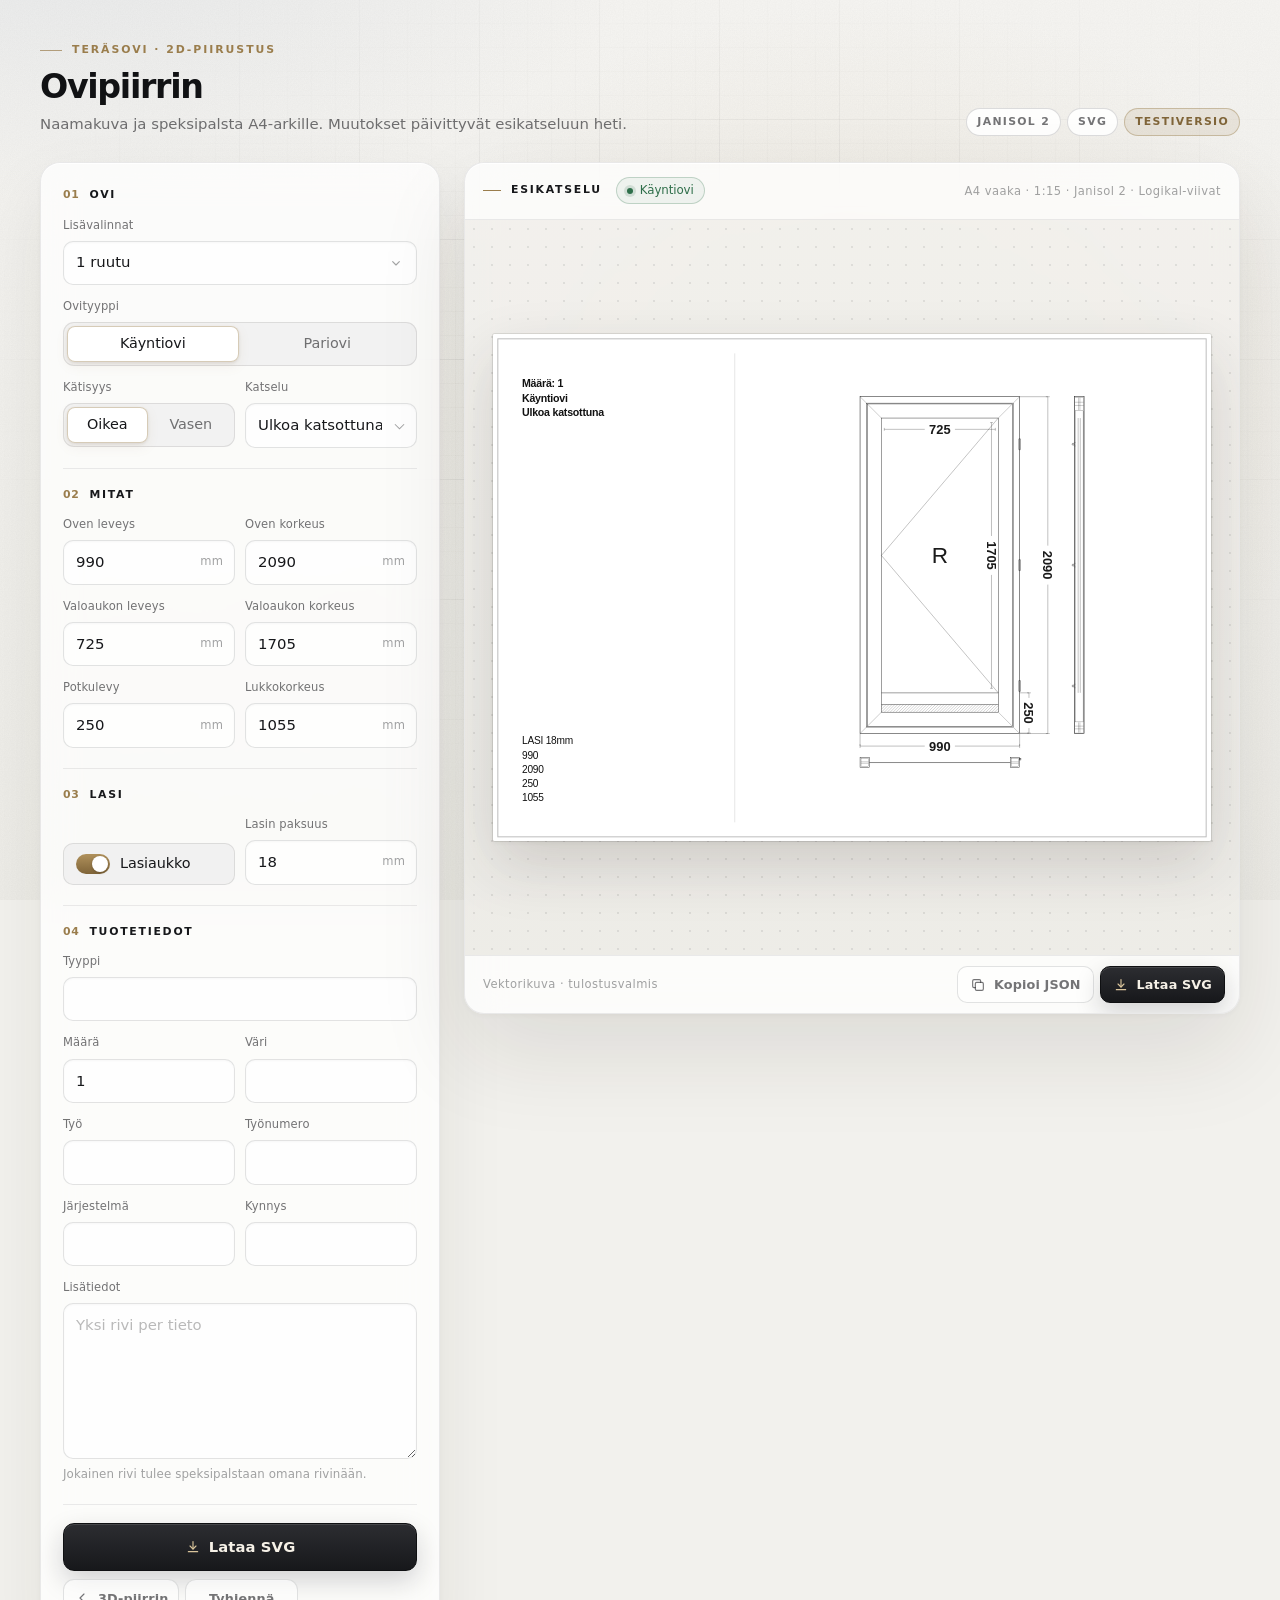
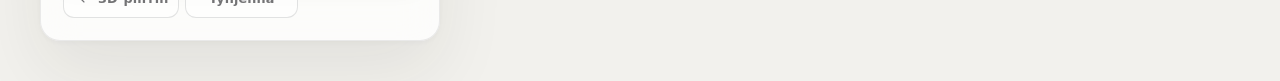
<file: index.html>
<!DOCTYPE html>
<html lang="fi">
<head>
    <meta charset="UTF-8">
    <meta name="viewport" content="width=device-width, initial-scale=1.0">
    <meta name="description" content="Ovipiirrin: käyntioven naamakuva ja speksipalsta SVG:nä.">
    <title>Ovipiirrin</title>
    <link rel="stylesheet" href="styles.css?v=10">
</head>
<body>
    <a href="#drawerScreen" class="skip-link">Siirry sisältöön</a>
    <div class="tausta" aria-hidden="true"></div>

    <main id="drawerScreen">
        <header class="otsake">
            <div>
                <span class="kicker">Teräsovi · 2D-piirustus</span>
                <h1>Ovipiirrin</h1>
                <p>Naamakuva ja speksipalsta A4-arkille. Muutokset päivittyvät esikatseluun heti.</p>
            </div>
            <div class="otsake-merkit">
                <span class="merkki">Janisol 2</span>
                <span class="merkki">SVG</span>
                <span class="merkki merkki-heikko">testiversio</span>
            </div>
        </header>

        <div class="studio">
            <form class="paneeli" id="syotteet" autocomplete="off" onsubmit="return false;">
                <section class="osio">
                    <h2><span>01</span>Ovi</h2>
                    <div class="tyyppi-kentta lisavalinnat" data-valikko>
                        <span class="tyyppi-otsikko" id="lisavalinnatOtsikko">Lisävalinnat</span>
                        <button type="button" class="valinta-nappi" aria-haspopup="true" aria-expanded="false" aria-controls="lisavalinnatValikko" aria-labelledby="lisavalinnatOtsikko lisavalinnatArvo">
                            <span id="lisavalinnatArvo" data-valikko-arvo>1 ruutu</span>
                            <svg viewBox="0 0 24 24" aria-hidden="true"><path d="M7 10l5 5 5-5"/></svg>
                        </button>
                        <div class="valinta-valikko" id="lisavalinnatValikko" role="radiogroup" aria-label="Ruutuja per ovilehti" data-select="ruutujaInput" hidden>
                            <label class="tyyppi-nappi"><input type="radio" name="ruutujaSeg" value="1"><span>1 ruutu</span></label>
                            <label class="tyyppi-nappi"><input type="radio" name="ruutujaSeg" value="2"><span>2 ruutua</span></label>
                            <label class="tyyppi-nappi"><input type="radio" name="ruutujaSeg" value="3"><span>3 ruutua</span></label>
                            <label class="tyyppi-nappi"><input type="radio" name="ruutujaSeg" value="4"><span>4 ruutua</span></label>
                        </div>
                        <select class="piilo" id="ruutujaInput" tabindex="-1" aria-hidden="true">
                            <option value="1">1 ruutu</option>
                            <option value="2">2 ruutua</option>
                            <option value="3">3 ruutua</option>
                            <option value="4">4 ruutua</option>
                        </select>
                    </div>
                    <div class="tyyppi-kentta">
                        <span class="tyyppi-otsikko" id="ovityyppiOtsikko">Ovityyppi</span>
                        <div class="tyyppi-valinta" role="radiogroup" aria-labelledby="ovityyppiOtsikko" data-select="ovityyppiInput">
                            <label class="tyyppi-nappi">
                                <input type="radio" name="ovityyppiSeg" value="kayntiovi">
                                <span>Käyntiovi</span>
                            </label>
                            <label class="tyyppi-nappi">
                                <input type="radio" name="ovityyppiSeg" value="pariovi">
                                <span>Pariovi</span>
                            </label>
                        </div>
                        <select class="piilo" id="ovityyppiInput" tabindex="-1" aria-hidden="true">
                            <option value="kayntiovi">Käyntiovi</option>
                            <option value="pariovi">Pariovi</option>
                        </select>
                    </div>
                    <div class="ruudukko">
                        <div class="tyyppi-kentta">
                            <span class="tyyppi-otsikko" id="saranapuoliOtsikko">Kätisyys</span>
                            <div class="tyyppi-valinta" role="radiogroup" aria-labelledby="saranapuoliOtsikko" data-select="saranapuoliInput">
                                <label class="tyyppi-nappi">
                                    <input type="radio" name="saranapuoliSeg" value="oikea">
                                    <span>Oikea</span>
                                </label>
                                <label class="tyyppi-nappi">
                                    <input type="radio" name="saranapuoliSeg" value="vasen">
                                    <span>Vasen</span>
                                </label>
                            </div>
                            <select class="piilo" id="saranapuoliInput" tabindex="-1" aria-hidden="true">
                                <option value="oikea">Oikea</option>
                                <option value="vasen">Vasen</option>
                            </select>
                        </div>
                        <label class="kentta">Katselu
                            <span class="valikko">
                                <select id="katseluInput">
                                    <option value="ulkoa">Ulkoa katsottuna</option>
                                </select>
                            </span>
                        </label>
                    </div>
                </section>

                <section class="osio">
                    <h2><span>02</span>Mitat</h2>
                    <div class="ruudukko">
                        <label class="kentta">Oven leveys<span class="mm"><input id="leveysInput" type="number" min="500" max="3000" step="1"></span></label>
                        <label class="kentta">Oven korkeus<span class="mm"><input id="korkeusInput" type="number" min="800" max="3000" step="1"></span></label>
                        <label class="kentta">Valoaukon leveys<span class="mm"><input id="valoLeveysInput" type="number" min="80" max="2500" step="1"></span></label>
                        <label class="kentta" id="valoKorkeusLabel">Valoaukon korkeus<span class="mm"><input id="valoKorkeusInput" type="number" min="80" max="2800" step="1"></span></label>
                        <label class="kentta" id="ruutu1Label" hidden><span id="ruutu1Nimi">Ylempi ruutu</span><span class="mm"><input id="ruutu1Input" type="number" min="80" step="1"></span></label>
                        <label class="kentta" id="ruutu2Label" hidden><span id="ruutu2Nimi">Alempi ruutu</span><span class="mm"><input id="ruutu2Input" type="number" min="80" step="1"></span></label>
                        <label class="kentta" id="ruutu3Label" hidden><span id="ruutu3Nimi">3. ruutu</span><span class="mm"><input id="ruutu3Input" type="number" min="80" step="1"></span></label>
                        <label class="kentta" id="ruutu4Label" hidden><span id="ruutu4Nimi">Alin ruutu</span><span class="mm"><input id="ruutu4Input" type="number" min="80" step="1"></span></label>
                        <div class="kentta-laatikko levea" id="lisaValoCol" style="display:none;">
                            <label class="kentta">Lisäoven valoaukko<span class="mm"><input id="lisaValoInput" type="number" min="80" max="2000" step="1"></span></label>
                        </div>
                        <label class="kentta">Potkulevy<span class="mm"><input id="potkulevyInput" type="number" min="0" step="1"></span></label>
                        <label class="kentta">Lukkokorkeus<span class="mm"><input id="lukkoInput" type="number" min="1" step="1"></span></label>
                    </div>
                </section>

                <section class="osio">
                    <h2><span>03</span>Lasi</h2>
                    <div class="ruudukko ruudukko-keski">
                        <label class="kytkin" for="lasiInput">
                            <input type="checkbox" id="lasiInput" role="switch" checked>
                            <span class="kytkin-rata" aria-hidden="true"></span>
                            <span class="kytkin-teksti">Lasiaukko</span>
                        </label>
                        <label class="kentta">Lasin paksuus<span class="mm"><input id="lasiPaksuusInput" type="number" min="0" step="1"></span></label>
                    </div>
                </section>

                <section class="osio">
                    <h2><span>04</span>Tuotetiedot</h2>
                    <div class="ruudukko">
                        <label class="kentta levea">Tyyppi<input id="tyyppiInput" type="text" spellcheck="false"></label>
                        <label class="kentta">Määrä<input id="maaraInput" type="number" min="1" step="1"></label>
                        <label class="kentta">Väri<input id="variInput" type="text" spellcheck="false"></label>
                        <label class="kentta">Työ<input id="tyoInput" type="text" spellcheck="false"></label>
                        <label class="kentta">Työnumero<input id="tyonumeroInput" type="text" spellcheck="false"></label>
                        <input id="ikkunaYlaInput" type="hidden">
                        <input id="ikkunaVasenInput" type="hidden">
                        <input id="ikkunaOikeaInput" type="hidden">
                        <label class="kentta">Järjestelmä<input id="jarjestelmaInput" type="text" spellcheck="false"></label>
                        <label class="kentta">Kynnys<input id="kynnysInput" type="text" spellcheck="false"></label>
                        <label class="kentta levea">Lisätiedot
                            <textarea id="lisatInput" rows="6" spellcheck="false" placeholder="Yksi rivi per tieto"></textarea>
                            <span class="vihje">Jokainen rivi tulee speksipalstaan omana rivinään.</span>
                        </label>
                    </div>
                </section>

                <div id="drawerError" class="virhe" role="alert" style="display:none;"></div>

                <div class="toiminnot">
                    <button type="button" class="nappi-paa" id="downloadBtn">
                        <svg viewBox="0 0 24 24" aria-hidden="true"><path d="M12 4v11"/><path d="M7.5 10.5 12 15l4.5-4.5"/><path d="M5 19h14"/></svg>
                        Lataa SVG
                    </button>
                    <div class="toiminnot-rivi">
                        <button type="button" class="nappi-haamu" id="back3dBtn">
                            <svg viewBox="0 0 24 24" aria-hidden="true"><path d="M15 6l-6 6 6 6"/></svg>
                            3D-piirrin
                        </button>
                        <button type="button" class="nappi-haamu" id="clearBtn">Tyhjennä</button>
                    </div>
                </div>
            </form>

            <section class="kehys" id="previewCard" aria-label="Esikatselu">
                <div class="kehys-palkki">
                    <div class="kehys-otsikko">
                        <span class="tieto">Esikatselu</span>
                        <span id="previewStatus" class="preview-status"></span>
                    </div>
                    <span class="kehys-vihje" id="arkkiVihje">A4 vaaka · 1:15 · Janisol 2 · Logikal-viivat</span>
                </div>
                <div id="previewHost" class="preview-host" aria-label="Oven naamakuva"></div>
                <div class="kehys-palkki kehys-ala">
                    <span class="kehys-vihje">Vektorikuva · tulostusvalmis</span>
                    <div class="kehys-napit">
                        <button type="button" class="nappi-haamu nappi-pieni" id="copyJsonBtn">
                            <svg viewBox="0 0 24 24" aria-hidden="true"><rect x="8" y="8" width="12" height="12" rx="2"/><path d="M16 8V6a2 2 0 0 0-2-2H6a2 2 0 0 0-2 2v8a2 2 0 0 0 2 2h2"/></svg>
                            Kopioi JSON
                        </button>
                        <button type="button" class="nappi-paa nappi-pieni" id="downloadBtn2">
                            <svg viewBox="0 0 24 24" aria-hidden="true"><path d="M12 4v11"/><path d="M7.5 10.5 12 15l4.5-4.5"/><path d="M5 19h14"/></svg>
                            Lataa SVG
                        </button>
                    </div>
                </div>
            </section>
        </div>
    </main>

    <script src="ui.js?v=2"></script>
    <script src="door-spec.js?v=29"></script>
    <script src="door-layout.js?v=29"></script>
    <script src="door-draw.js?v=31"></script>
    <script src="sheet-draw.js?v=30"></script>
    <script src="app.js?v=30"></script>
</body>
</html>
</file>
<file: styles.css>
:root {
    --tausta: #f2f1ed;
    --paneeli: rgba(255, 255, 255, 0.74);
    --pinta: rgba(255, 255, 255, 0.9);
    --viiva: rgba(22, 24, 28, 0.08);
    --viiva-vahva: rgba(22, 24, 28, 0.15);
    --teksti: #17181b;
    --teksti-2: rgba(23, 24, 27, 0.6);
    --teksti-3: rgba(23, 24, 27, 0.4);
    --aksentti: #9a7d4c;
    --aksentti-vahva: #7f6438;
    --aksentti-heikko: rgba(154, 125, 76, 0.12);
    --aksentti-reuna: rgba(154, 125, 76, 0.4);
    --ok: #2f6f4a;
    --virhe: #a2392c;
    color: var(--teksti);
    background: var(--tausta);
    font-family: "Segoe UI Variable Text", "Segoe UI Variable", "Segoe UI", system-ui, -apple-system, sans-serif;
    color-scheme: light;
}

* {
    box-sizing: border-box;
}

body {
    margin: 0;
    min-height: 100vh;
    background: var(--tausta);
    letter-spacing: -0.006em;
    line-height: 1.5;
    -webkit-font-smoothing: antialiased;
}

[hidden] {
    display: none !important;
}

/* Tausta: tekninen ruudukko, hehku ja kohina */

.tausta {
    position: fixed;
    inset: 0;
    z-index: 0;
    pointer-events: none;
    background:
        radial-gradient(ellipse 55% 60% at 68% 42%, rgba(205, 180, 135, 0.16), transparent 70%),
        radial-gradient(ellipse 70% 50% at 6% -10%, rgba(140, 156, 182, 0.14), transparent 65%),
        linear-gradient(180deg, #f6f5f2 0%, #efeee9 100%);
}

.tausta::before {
    content: "";
    position: absolute;
    inset: 0;
    background-image:
        linear-gradient(rgba(22, 24, 28, 0.055) 1px, transparent 1px),
        linear-gradient(90deg, rgba(22, 24, 28, 0.055) 1px, transparent 1px),
        linear-gradient(rgba(22, 24, 28, 0.022) 1px, transparent 1px),
        linear-gradient(90deg, rgba(22, 24, 28, 0.022) 1px, transparent 1px);
    background-size: 120px 120px, 120px 120px, 24px 24px, 24px 24px;
    background-position: -1px -1px;
    -webkit-mask-image: radial-gradient(ellipse 75% 70% at 55% 40%, #000 10%, transparent 80%);
    mask-image: radial-gradient(ellipse 75% 70% at 55% 40%, #000 10%, transparent 80%);
}

.tausta::after {
    content: "";
    position: absolute;
    inset: 0;
    opacity: 0.05;
    background-image: url("data:image/svg+xml,%3Csvg xmlns='http://www.w3.org/2000/svg' width='180' height='180'%3E%3Cfilter id='n'%3E%3CfeTurbulence type='fractalNoise' baseFrequency='0.85' numOctaves='2' stitchTiles='stitch'/%3E%3CfeColorMatrix values='0 0 0 0 0 0 0 0 0 0 0 0 0 0 0 0 0 0 0.6 0'/%3E%3C/filter%3E%3Crect width='100%25' height='100%25' filter='url(%23n)'/%3E%3C/svg%3E");
}

.skip-link {
    position: absolute;
    left: -9999px;
    top: auto;
    z-index: 10000;
}

.skip-link:focus {
    left: 16px;
    top: 16px;
    padding: 10px 18px;
    border-radius: 10px;
    background: var(--teksti);
    color: #fff;
    font-weight: 600;
    text-decoration: none;
}

/* Sivu ja otsikko */

main {
    position: relative;
    z-index: 1;
    max-width: 1640px;
    margin: 0 auto;
    padding: 34px 40px 40px;
}

.otsake {
    display: flex;
    align-items: flex-end;
    justify-content: space-between;
    gap: 24px;
    margin-bottom: 26px;
}

.kicker {
    display: inline-flex;
    align-items: center;
    gap: 10px;
    margin-bottom: 10px;
    font-size: 0.68rem;
    font-weight: 600;
    letter-spacing: 0.18em;
    text-transform: uppercase;
    color: var(--aksentti);
}

.kicker::before {
    content: "";
    width: 22px;
    height: 1px;
    background: currentColor;
    opacity: 0.7;
}

h1 {
    margin: 0 0 8px;
    font-size: clamp(1.8rem, 2.6vw, 2.35rem);
    font-weight: 600;
    letter-spacing: -0.04em;
    line-height: 1.1;
    color: #111214;
}

.otsake p {
    margin: 0;
    max-width: 38rem;
    color: var(--teksti-2);
    font-size: 0.93rem;
    line-height: 1.55;
    letter-spacing: 0;
}

.otsake-merkit {
    display: flex;
    flex-wrap: wrap;
    gap: 6px;
}

.merkki {
    padding: 5px 10px;
    border-radius: 999px;
    border: 1px solid var(--viiva-vahva);
    background: var(--pinta);
    font-size: 0.68rem;
    font-weight: 600;
    letter-spacing: 0.12em;
    text-transform: uppercase;
    color: var(--teksti-2);
}

.merkki-heikko {
    border-color: var(--aksentti-reuna);
    background: var(--aksentti-heikko);
    color: var(--aksentti-vahva);
}

/* Studioasettelu */

.studio {
    display: grid;
    grid-template-columns: minmax(340px, 400px) minmax(0, 1fr);
    gap: 24px;
    align-items: start;
}

.paneeli {
    display: flex;
    flex-direction: column;
    margin: 0;
    padding: 6px 22px 22px;
    border-radius: 20px;
    background: var(--paneeli);
    border: 1px solid var(--viiva);
    -webkit-backdrop-filter: blur(18px) saturate(1.2);
    backdrop-filter: blur(18px) saturate(1.2);
    box-shadow:
        0 30px 70px rgba(40, 34, 22, 0.08),
        0 2px 6px rgba(40, 34, 22, 0.04),
        inset 0 1px 0 rgba(255, 255, 255, 0.9);
}

.osio {
    display: flex;
    flex-direction: column;
    gap: 13px;
    padding: 18px 0 20px;
    border-bottom: 1px solid var(--viiva);
}

.osio h2 {
    display: flex;
    align-items: baseline;
    gap: 10px;
    margin: 0;
    font-size: 0.68rem;
    font-weight: 600;
    letter-spacing: 0.16em;
    text-transform: uppercase;
    color: var(--teksti);
}

.osio h2 span {
    font-variant-numeric: tabular-nums;
    color: var(--aksentti);
    letter-spacing: 0.06em;
}

.ruudukko {
    display: grid;
    grid-template-columns: 1fr 1fr;
    gap: 13px 10px;
}

.ruudukko-keski {
    align-items: end;
}

.levea {
    grid-column: span 2;
}

/* Kentät */

.kentta,
.tyyppi-kentta {
    display: flex;
    flex-direction: column;
    gap: 7px;
    min-width: 0;
}

.kentta,
.tyyppi-otsikko {
    font-size: 0.72rem;
    font-weight: 500;
    letter-spacing: 0.01em;
    color: var(--teksti-2);
}

input,
select,
textarea {
    width: 100%;
    margin: 0;
    font: inherit;
    font-size: 0.93rem;
    font-weight: 500;
    font-variant-numeric: tabular-nums;
    letter-spacing: 0;
    color: var(--teksti);
    padding: 10px 12px;
    border: 1px solid rgba(22, 24, 28, 0.12);
    border-radius: 10px;
    background: rgba(255, 255, 255, 0.7);
    box-shadow: inset 0 1px 2px rgba(22, 24, 28, 0.03);
    transition: border-color 0.15s ease, box-shadow 0.15s ease, background 0.15s ease;
}

textarea {
    min-height: 8.5rem;
    resize: vertical;
    line-height: 1.5;
}

input::placeholder,
textarea::placeholder {
    color: rgba(23, 24, 27, 0.3);
}

input:hover,
select:hover,
textarea:hover {
    border-color: rgba(22, 24, 28, 0.22);
    background: #fff;
}

input:focus,
select:focus,
textarea:focus {
    outline: none;
    border-color: var(--aksentti-reuna);
    box-shadow: 0 0 0 3px rgba(154, 125, 76, 0.14);
    background: #fff;
}

input[type="number"] {
    -moz-appearance: textfield;
    appearance: textfield;
}

input[type="number"]::-webkit-outer-spin-button,
input[type="number"]::-webkit-inner-spin-button {
    -webkit-appearance: none;
    margin: 0;
}

.mm {
    position: relative;
    display: block;
}

.mm input {
    padding-right: 40px;
}

.mm::after {
    content: "mm";
    position: absolute;
    right: 12px;
    top: 50%;
    transform: translateY(-50%);
    font-size: 0.72rem;
    color: var(--teksti-3);
    pointer-events: none;
}

.valikko {
    position: relative;
    display: block;
}

.valikko select {
    -webkit-appearance: none;
    appearance: none;
    padding-right: 34px;
    cursor: pointer;
}

.valikko::after {
    content: "";
    position: absolute;
    right: 14px;
    top: 50%;
    width: 6px;
    height: 6px;
    border-right: 1.5px solid var(--teksti-3);
    border-bottom: 1.5px solid var(--teksti-3);
    transform: translateY(-70%) rotate(45deg);
    pointer-events: none;
}

.lisavalinnat {
    position: relative;
}

.valinta-nappi {
    display: flex;
    align-items: center;
    justify-content: space-between;
    width: 100%;
    font: inherit;
    font-size: 0.93rem;
    font-weight: 500;
    letter-spacing: 0;
    color: var(--teksti);
    text-align: left;
    padding: 10px 12px;
    border: 1px solid rgba(22, 24, 28, 0.12);
    border-radius: 10px;
    background: rgba(255, 255, 255, 0.7);
    box-shadow: inset 0 1px 2px rgba(22, 24, 28, 0.03);
    cursor: pointer;
    transition: border-color 0.15s ease, box-shadow 0.15s ease, background 0.15s ease;
}

.valinta-nappi:hover {
    border-color: rgba(22, 24, 28, 0.22);
    background: #fff;
}

.valinta-nappi:focus-visible,
.valinta-nappi[aria-expanded="true"] {
    outline: none;
    border-color: var(--aksentti-reuna);
    box-shadow: 0 0 0 3px rgba(154, 125, 76, 0.14);
    background: #fff;
}

.valinta-nappi svg {
    width: 16px;
    height: 16px;
    fill: none;
    stroke: var(--teksti-3);
    stroke-width: 1.7;
    stroke-linecap: round;
    stroke-linejoin: round;
    transition: transform 0.15s ease;
}

.valinta-nappi[aria-expanded="true"] svg {
    transform: rotate(180deg);
}

.valinta-valikko {
    position: absolute;
    top: 100%;
    left: 0;
    right: 0;
    z-index: 20;
    display: grid;
    gap: 3px;
    margin-top: 6px;
    padding: 3px;
    border: 1px solid rgba(22, 24, 28, 0.1);
    border-radius: 11px;
    background: #faf9f6;
    box-shadow: 0 14px 34px rgba(23, 24, 27, 0.14);
}

.valinta-valikko .tyyppi-nappi span {
    text-align: left;
}

.vihje {
    font-size: 0.74rem;
    font-weight: 400;
    line-height: 1.45;
    color: var(--teksti-3);
}

.piilo {
    position: absolute;
    width: 1px;
    height: 1px;
    padding: 0;
    margin: -1px;
    overflow: hidden;
    clip: rect(0 0 0 0);
    border: 0;
    white-space: nowrap;
}

/* Segmenttinapit */

.tyyppi-valinta {
    display: grid;
    grid-template-columns: 1fr 1fr;
    gap: 3px;
    padding: 3px;
    border: 1px solid rgba(22, 24, 28, 0.1);
    border-radius: 11px;
    background: rgba(22, 24, 28, 0.035);
}

.tyyppi-nappi {
    position: relative;
    display: block;
    margin: 0;
    cursor: pointer;
}

.tyyppi-nappi input {
    position: absolute;
    opacity: 0;
    width: 1px;
    height: 1px;
    margin: 0;
    padding: 0;
    border: 0;
}

.tyyppi-nappi span {
    display: block;
    padding: 7px 10px;
    border-radius: 8px;
    text-align: center;
    font-size: 0.9rem;
    font-weight: 500;
    color: var(--teksti-2);
    transition: background 0.2s ease, color 0.2s ease, box-shadow 0.2s ease;
}

.tyyppi-nappi:hover span {
    color: var(--teksti);
}

.tyyppi-nappi input:checked + span {
    background: #fff;
    color: var(--teksti);
    box-shadow:
        inset 0 0 0 1px var(--aksentti-reuna),
        0 1px 3px rgba(40, 34, 22, 0.1),
        0 4px 12px rgba(154, 125, 76, 0.1);
}

.tyyppi-nappi input:focus-visible + span {
    outline: 2px solid var(--aksentti-reuna);
    outline-offset: 1px;
}

/* Kytkin */

.kytkin {
    position: relative;
    display: flex;
    align-items: center;
    gap: 10px;
    min-height: 42px;
    padding: 0 12px;
    border: 1px solid rgba(22, 24, 28, 0.1);
    border-radius: 10px;
    background: rgba(22, 24, 28, 0.035);
    font-size: 0.9rem;
    font-weight: 500;
    color: var(--teksti);
    cursor: pointer;
}

.kytkin input {
    position: absolute;
    opacity: 0;
    width: 1px;
    height: 1px;
    margin: 0;
    padding: 0;
}

.kytkin-rata {
    position: relative;
    flex: 0 0 34px;
    height: 20px;
    border-radius: 999px;
    background: rgba(22, 24, 28, 0.16);
    transition: background 0.2s ease;
}

.kytkin-rata::after {
    content: "";
    position: absolute;
    top: 2px;
    left: 2px;
    width: 16px;
    height: 16px;
    border-radius: 50%;
    background: #fff;
    box-shadow: 0 1px 3px rgba(0, 0, 0, 0.2);
    transition: transform 0.2s cubic-bezier(0.4, 0, 0.2, 1);
}

.kytkin input:checked + .kytkin-rata {
    background: linear-gradient(180deg, #b0915c 0%, var(--aksentti-vahva) 100%);
}

.kytkin input:checked + .kytkin-rata::after {
    transform: translateX(14px);
}

.kytkin input:focus-visible + .kytkin-rata {
    outline: 2px solid var(--aksentti-reuna);
    outline-offset: 2px;
}

/* Virhe ja toiminnot */

.virhe {
    margin: 16px 0 0;
    padding: 10px 12px;
    border-radius: 10px;
    color: #7a2a1f;
    background: rgba(214, 120, 96, 0.1);
    border: 1px solid rgba(180, 70, 50, 0.22);
    font-size: 0.84rem;
    line-height: 1.4;
}

.toiminnot {
    display: flex;
    flex-direction: column;
    gap: 8px;
    margin-top: 18px;
}

.toiminnot-rivi {
    display: grid;
    grid-template-columns: repeat(3, 1fr);
    gap: 6px;
}

.nappi-paa,
.nappi-haamu {
    display: inline-flex;
    align-items: center;
    justify-content: center;
    gap: 8px;
    font: inherit;
    font-weight: 600;
    letter-spacing: 0.01em;
    border-radius: 11px;
    cursor: pointer;
    white-space: nowrap;
    transition: filter 0.15s ease, transform 0.15s ease, border-color 0.15s ease, background 0.15s ease, color 0.15s ease;
}

.nappi-paa svg,
.nappi-haamu svg {
    width: 16px;
    height: 16px;
    flex: 0 0 auto;
    fill: none;
    stroke: currentColor;
    stroke-width: 1.7;
    stroke-linecap: round;
    stroke-linejoin: round;
}

.nappi-paa {
    padding: 12px 14px;
    font-size: 0.92rem;
    color: #f6f1e7;
    border: 1px solid #0f1012;
    background: linear-gradient(180deg, #2c2d31 0%, #17181b 100%);
    box-shadow:
        0 10px 26px rgba(23, 24, 27, 0.18),
        inset 0 1px 0 rgba(255, 255, 255, 0.12);
}

.nappi-paa svg {
    color: #d9c49b;
}

.nappi-paa:hover {
    filter: brightness(1.15);
}

.nappi-haamu {
    padding: 9px 10px;
    font-size: 0.8rem;
    color: var(--teksti-2);
    border: 1px solid rgba(22, 24, 28, 0.12);
    background: rgba(255, 255, 255, 0.6);
}

.nappi-haamu:hover {
    color: var(--teksti);
    border-color: rgba(22, 24, 28, 0.24);
    background: #fff;
}

.nappi-paa:active,
.nappi-haamu:active {
    transform: translateY(1px);
}

.nappi-paa:focus-visible,
.nappi-haamu:focus-visible {
    outline: 2px solid var(--aksentti-reuna);
    outline-offset: 2px;
}

.nappi-pieni {
    padding: 8px 12px;
    font-size: 0.8rem;
    border-radius: 10px;
}

/* Esikatselukehys */

.kehys {
    position: sticky;
    top: 24px;
    display: flex;
    flex-direction: column;
    height: calc(100vh - 48px);
    min-height: 520px;
    border-radius: 20px;
    overflow: hidden;
    background: var(--paneeli);
    border: 1px solid var(--viiva);
    -webkit-backdrop-filter: blur(18px) saturate(1.2);
    backdrop-filter: blur(18px) saturate(1.2);
    box-shadow:
        0 40px 90px rgba(40, 34, 22, 0.1),
        0 2px 6px rgba(40, 34, 22, 0.04),
        inset 0 1px 0 rgba(255, 255, 255, 0.9);
}

.kehys-palkki {
    display: flex;
    align-items: center;
    justify-content: space-between;
    flex-wrap: wrap;
    gap: 10px 16px;
    padding: 14px 18px;
    border-bottom: 1px solid var(--viiva);
}

.kehys-ala {
    border-bottom: 0;
    border-top: 1px solid var(--viiva);
    padding: 10px 14px 10px 18px;
}

.kehys-otsikko {
    display: flex;
    align-items: center;
    gap: 14px;
    min-width: 0;
}

.tieto {
    display: flex;
    align-items: center;
    gap: 10px;
    font-size: 0.68rem;
    font-weight: 600;
    letter-spacing: 0.16em;
    text-transform: uppercase;
    color: var(--teksti);
}

.tieto::before {
    content: "";
    width: 18px;
    height: 1px;
    background: var(--aksentti);
}

.kehys-vihje {
    font-size: 0.72rem;
    letter-spacing: 0.04em;
    color: var(--teksti-3);
    font-variant-numeric: tabular-nums;
}

.kehys-napit {
    display: flex;
    gap: 6px;
}

.preview-status {
    display: inline-flex;
    align-items: center;
    gap: 7px;
    max-width: 100%;
    padding: 4px 10px;
    border-radius: 999px;
    border: 1px solid var(--viiva-vahva);
    background: var(--pinta);
    font-size: 0.74rem;
    font-weight: 500;
    color: var(--teksti-2);
    overflow: hidden;
    text-overflow: ellipsis;
    white-space: nowrap;
}

.preview-status:empty {
    display: none;
}

.preview-status::before {
    content: "";
    flex: 0 0 6px;
    width: 6px;
    height: 6px;
    border-radius: 50%;
    background: var(--teksti-3);
}

.preview-status.is-ok {
    color: var(--ok);
    border-color: rgba(47, 111, 74, 0.25);
    background: rgba(47, 111, 74, 0.06);
}

.preview-status.is-ok::before {
    background: var(--ok);
    box-shadow: 0 0 0 3px rgba(47, 111, 74, 0.15);
}

.preview-status.is-err {
    color: var(--virhe);
    border-color: rgba(162, 57, 44, 0.25);
    background: rgba(162, 57, 44, 0.06);
}

.preview-status.is-err::before {
    background: var(--virhe);
    box-shadow: 0 0 0 3px rgba(162, 57, 44, 0.15);
}

.preview-host {
    position: relative;
    flex: 1;
    min-height: 0;
    display: grid;
    place-items: center;
    padding: 28px;
    overflow: auto;
    container-type: size;
    background:
        radial-gradient(circle, rgba(22, 24, 28, 0.09) 1px, transparent 1.2px) 0 0 / 18px 18px,
        linear-gradient(180deg, rgba(236, 234, 228, 0.6) 0%, rgba(228, 226, 219, 0.6) 100%);
}

.preview-host svg {
    display: block;
    width: min(100cqw, 100cqh * 297 / 210);
    height: auto;
    aspect-ratio: 297 / 210;
    background: #fff;
    border-radius: 2px;
    box-shadow:
        0 0 0 1px rgba(22, 24, 28, 0.1),
        0 2px 4px rgba(22, 24, 28, 0.05),
        0 24px 60px rgba(40, 34, 22, 0.16);
}

/* Pienet näytöt */

@media (max-width: 1100px) {
    main {
        padding: 24px 16px 28px;
    }

    .otsake {
        flex-direction: column;
        align-items: flex-start;
        margin-bottom: 18px;
    }

    .studio {
        grid-template-columns: 1fr;
        gap: 18px;
    }

    .kehys {
        position: relative;
        top: 0;
        height: auto;
        min-height: 0;
    }

    .preview-host {
        container-type: normal;
        padding: 16px;
    }

    .preview-host svg {
        width: 100%;
    }
}

@media (max-width: 420px) {
    .ruudukko {
        grid-template-columns: 1fr;
    }

    .levea {
        grid-column: auto;
    }
}
</file>
